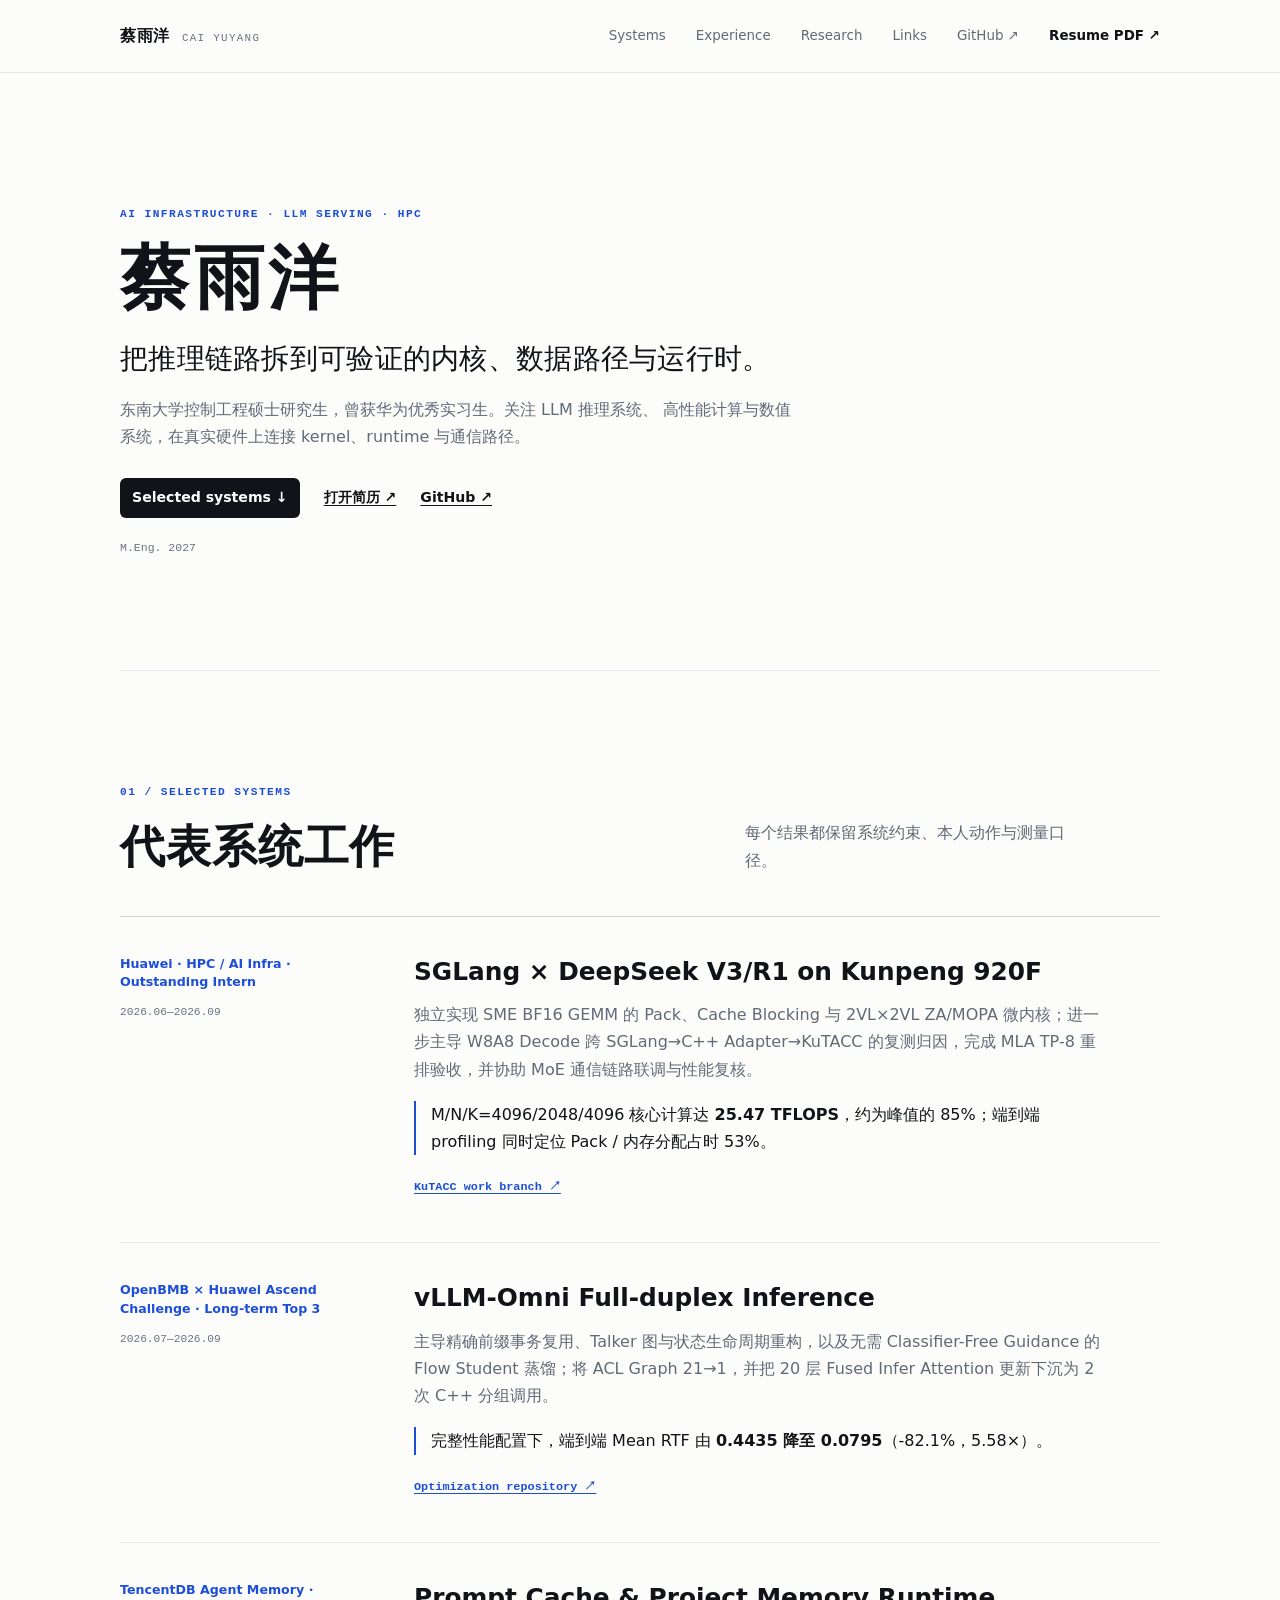
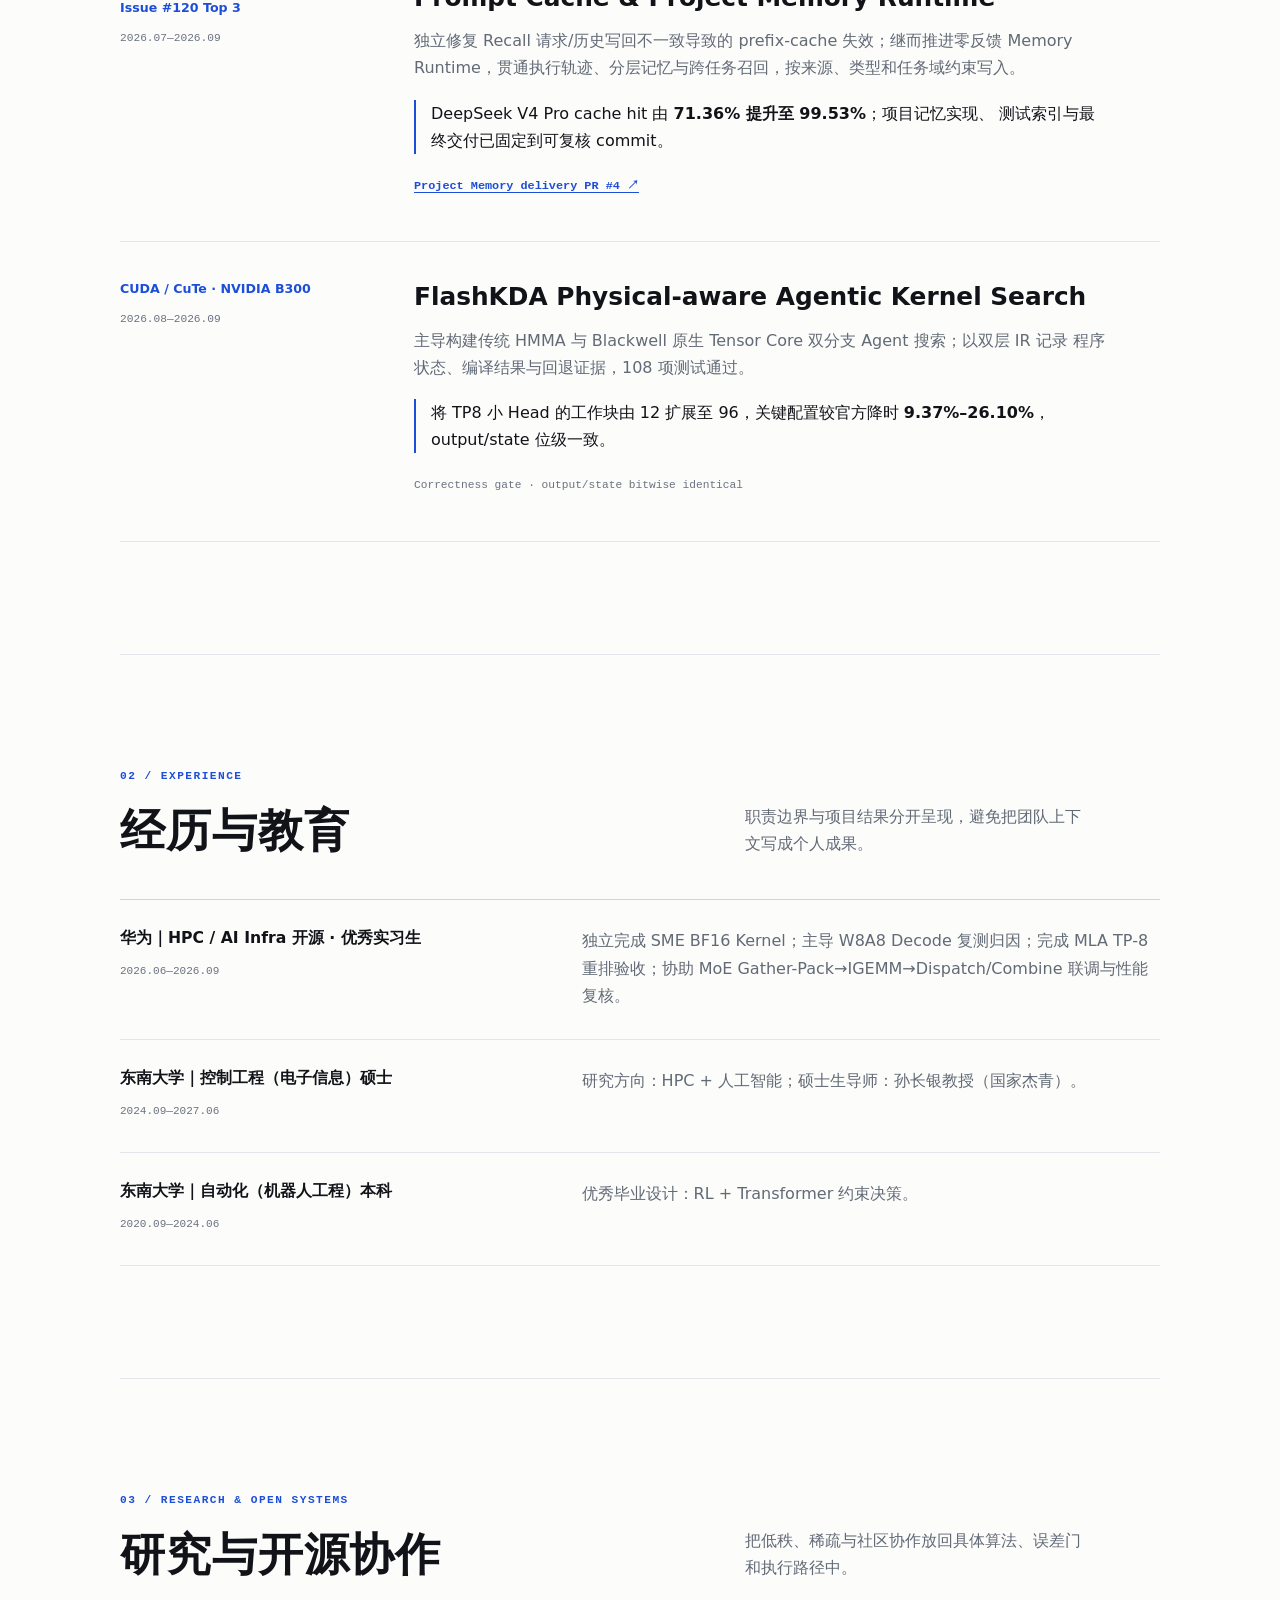
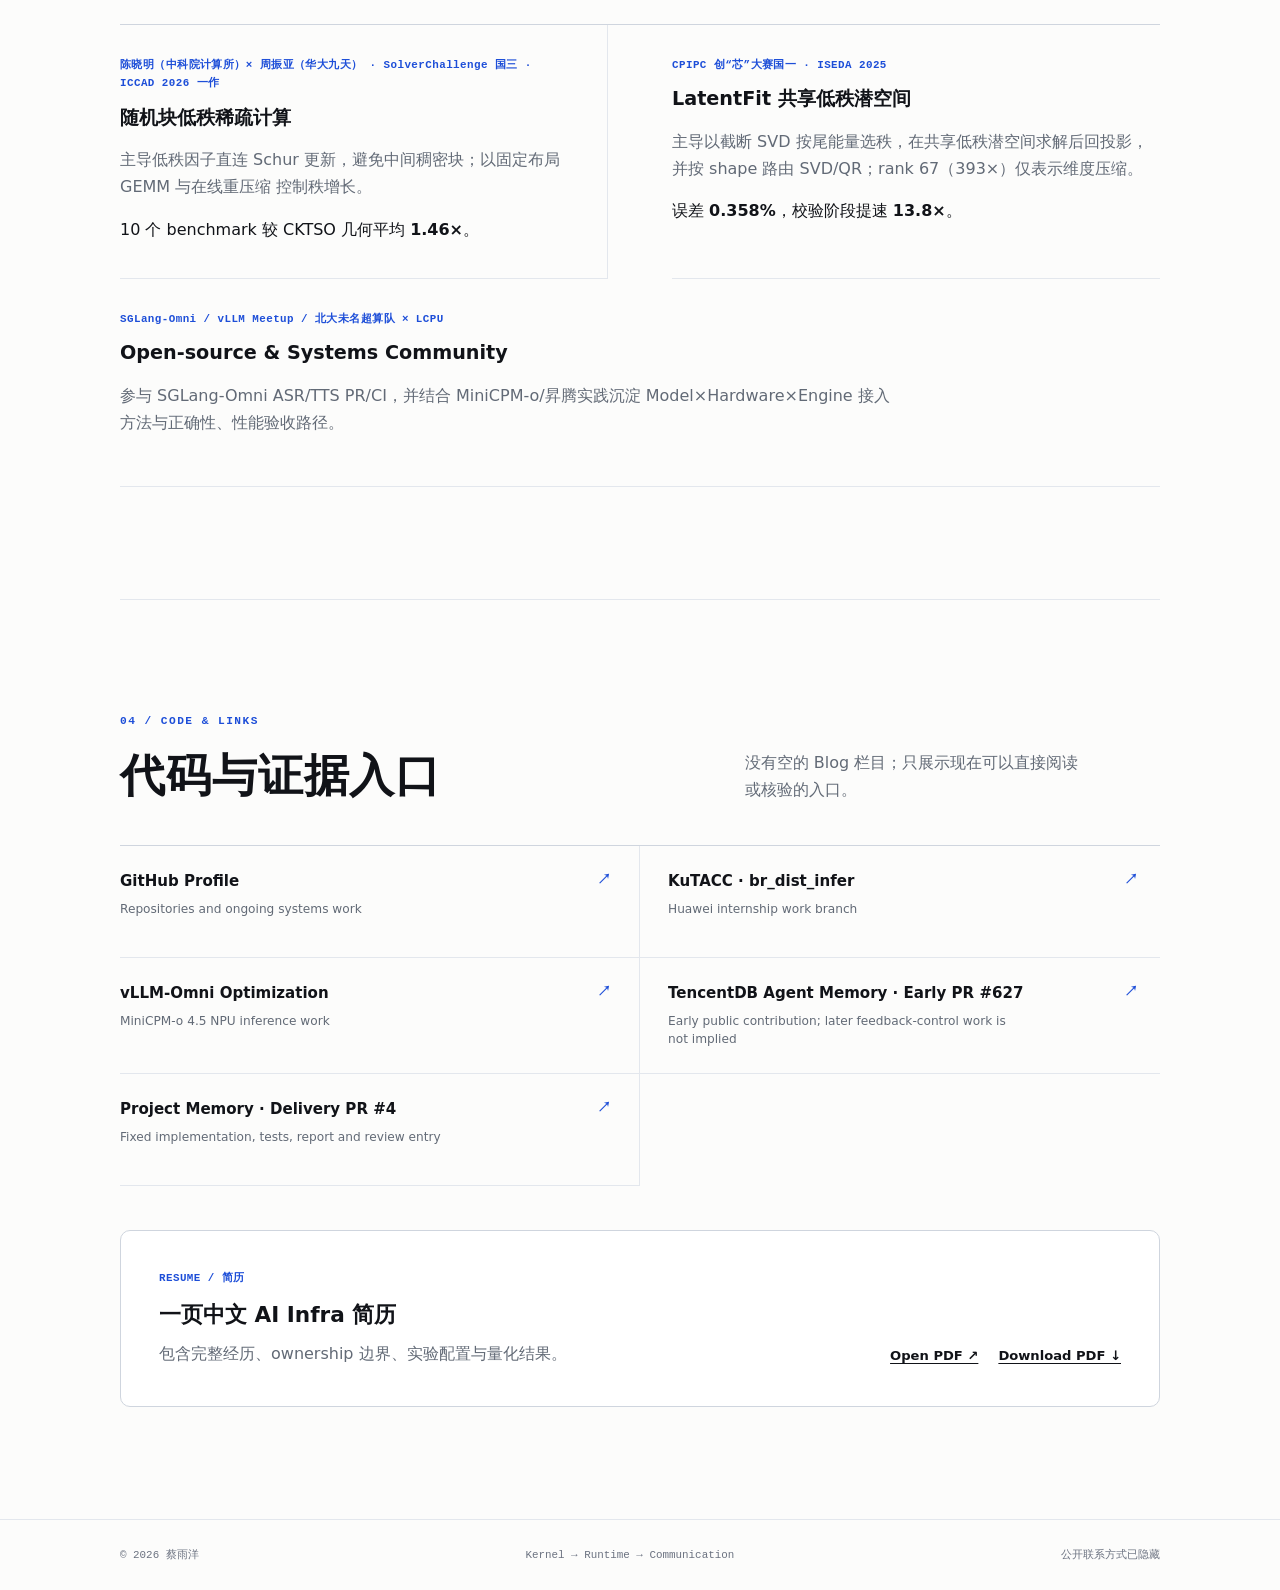
<file: index.html>
<!doctype html>
<html lang="zh-CN">
  <head>
    <meta charset="utf-8" />
    <meta name="viewport" content="width=device-width, initial-scale=1" />
    <meta
      name="description"
      content="蔡雨洋的 AI Infrastructure 个人主页：LLM 推理系统、高性能计算与可验证的系统工程。"
    />
    <meta name="theme-color" content="#fcfcfb" />
    <meta property="og:title" content="蔡雨洋｜AI Infrastructure" />
    <meta
      property="og:description"
      content="LLM inference systems, high-performance computing, and verifiable systems work."
    />
    <meta property="og:image" content="https://newmancai.github.io/assets/og.png" />
    <meta property="og:image:width" content="1200" />
    <meta property="og:image:height" content="630" />
    <meta property="og:image:alt" content="Cai Yuyang — AI Infrastructure, LLM Inference Systems, HPC" />
    <meta property="og:type" content="website" />
    <meta property="og:url" content="https://newmancai.github.io/" />
    <meta name="twitter:card" content="summary_large_image" />
    <meta name="twitter:title" content="蔡雨洋｜AI Infrastructure" />
    <meta
      name="twitter:description"
      content="LLM inference systems, high-performance computing, and verifiable systems work."
    />
    <meta name="twitter:image" content="https://newmancai.github.io/assets/og.png" />
    <title>蔡雨洋｜AI Infrastructure &amp; LLM Systems</title>
    <link rel="canonical" href="https://newmancai.github.io/" />
    <link rel="icon" href="assets/favicon.svg" type="image/svg+xml" />
    <link rel="stylesheet" href="styles.css" />
  </head>
  <body>
    <a class="skip-link" href="#content">跳到正文</a>

    <header class="site-header">
      <div class="shell nav-row">
        <a class="wordmark" href="#top" aria-label="返回首页">
          <span>蔡雨洋</span>
          <small>CAI YUYANG</small>
        </a>
        <nav class="primary-nav" aria-label="页面导航">
          <a href="#systems">Systems</a>
          <a href="#experience">Experience</a>
          <a href="#research">Research</a>
          <a href="#links">Links</a>
          <a href="https://github.com/newmancai" target="_blank" rel="noreferrer">GitHub ↗</a>
          <a class="resume-link" href="resume/caiyuyang-ai-infra-resume.pdf" target="_blank" rel="noreferrer">Resume PDF ↗</a>
        </nav>
      </div>
    </header>

    <main id="content">
      <section id="top" class="hero shell" aria-labelledby="site-title">
        <div class="hero-copy">
          <p class="kicker">AI INFRASTRUCTURE · LLM SERVING · HPC</p>
          <h1 id="site-title">蔡雨洋</h1>
          <p class="hero-statement">把推理链路拆到可验证的内核、数据路径与运行时。</p>
          <p class="hero-intro">
            东南大学控制工程硕士研究生，曾获华为优秀实习生。关注 LLM 推理系统、
            高性能计算与数值系统，在真实硬件上连接 kernel、runtime 与通信路径。
          </p>
          <div class="hero-actions" aria-label="主要链接">
            <a class="action-primary" href="#systems">Selected systems ↓</a>
            <a href="resume/caiyuyang-ai-infra-resume.pdf" target="_blank" rel="noreferrer">打开简历 ↗</a>
            <a href="https://github.com/newmancai" target="_blank" rel="noreferrer">GitHub ↗</a>
          </div>
          <p class="hero-meta">M.Eng. 2027</p>
        </div>
      </section>

      <section id="systems" class="section shell" aria-labelledby="systems-title">
        <div class="section-heading">
          <div>
            <p class="section-index">01 / SELECTED SYSTEMS</p>
            <h2 id="systems-title">代表系统工作</h2>
          </div>
          <p>每个结果都保留系统约束、本人动作与测量口径。</p>
        </div>

        <div class="system-list">
          <article class="system-row">
            <div class="system-meta">
              <p>Huawei · HPC / AI Infra · Outstanding Intern</p>
              <time datetime="2026-09">2026.06—2026.09</time>
            </div>
            <div class="system-body">
              <h3>SGLang × DeepSeek V3/R1 on Kunpeng 920F</h3>
              <p>
                独立实现 SME BF16 GEMM 的 Pack、Cache Blocking 与 2VL×2VL ZA/MOPA 微内核；进一步主导
                W8A8 Decode 跨 SGLang→C++ Adapter→KuTACC 的复测归因，完成 MLA TP-8 重排验收，并协助
                MoE 通信链路联调与性能复核。
              </p>
              <p class="evidence">
                M/N/K=4096/2048/4096 核心计算达 <strong>25.47 TFLOPS</strong>，约为峰值的 85%；端到端
                profiling 同时定位 Pack / 内存分配占时 53%。
              </p>
              <a class="proof-link" href="https://gitcode.com/kunpengcompute/kutacc/tree/br_dist_infer" target="_blank" rel="noreferrer">KuTACC work branch ↗</a>
            </div>
          </article>

          <article class="system-row">
            <div class="system-meta">
              <p>OpenBMB × Huawei Ascend Challenge · Long-term Top 3</p>
              <time datetime="2026-09">2026.07—2026.09</time>
            </div>
            <div class="system-body">
              <h3>vLLM-Omni Full-duplex Inference</h3>
              <p>
                主导精确前缀事务复用、Talker 图与状态生命周期重构，以及无需 Classifier-Free Guidance 的
                Flow Student 蒸馏；将 ACL Graph 21→1，并把 20 层 Fused Infer Attention 更新下沉为 2 次
                C++ 分组调用。
              </p>
              <p class="evidence">
                完整性能配置下，端到端 Mean RTF 由 <strong>0.4435 降至 0.0795</strong>（-82.1%，5.58×）。
              </p>
              <a class="proof-link" href="https://github.com/newmancai/vllm-omni-minicpmo45-npu" target="_blank" rel="noreferrer">Optimization repository ↗</a>
            </div>
          </article>

          <article class="system-row">
            <div class="system-meta">
              <p>TencentDB Agent Memory · Issue #120 Top 3</p>
              <time datetime="2026-09">2026.07—2026.09</time>
            </div>
            <div class="system-body">
              <h3>Prompt Cache &amp; Project Memory Runtime</h3>
              <p>
                独立修复 Recall 请求/历史写回不一致导致的 prefix-cache 失效；继而推进零反馈
                Memory Runtime，贯通执行轨迹、分层记忆与跨任务召回，按来源、类型和任务域约束写入。
              </p>
              <p class="evidence">
                DeepSeek V4 Pro cache hit 由 <strong>71.36% 提升至 99.53%</strong>；项目记忆实现、
                测试索引与最终交付已固定到可复核 commit。
              </p>
              <a class="proof-link" href="https://github.com/newmancai/TencentDB-Agent-Memory/pull/4" target="_blank" rel="noreferrer">Project Memory delivery PR #4 ↗</a>
            </div>
          </article>

          <article class="system-row">
            <div class="system-meta">
              <p>CUDA / CuTe · NVIDIA B300</p>
              <time datetime="2026-09">2026.08—2026.09</time>
            </div>
            <div class="system-body">
              <h3>FlashKDA Physical-aware Agentic Kernel Search</h3>
              <p>
                主导构建传统 HMMA 与 Blackwell 原生 Tensor Core 双分支 Agent 搜索；以双层 IR 记录
                程序状态、编译结果与回退证据，108 项测试通过。
              </p>
              <p class="evidence">
                将 TP8 小 Head 的工作块由 12 扩展至 96，关键配置较官方降时 <strong>9.37%–26.10%</strong>，
                output/state 位级一致。
              </p>
              <span class="proof-note">Correctness gate · output/state bitwise identical</span>
            </div>
          </article>
        </div>
      </section>

      <section id="experience" class="section shell" aria-labelledby="experience-title">
        <div class="section-heading">
          <div>
            <p class="section-index">02 / EXPERIENCE</p>
            <h2 id="experience-title">经历与教育</h2>
          </div>
          <p>职责边界与项目结果分开呈现，避免把团队上下文写成个人成果。</p>
        </div>

        <div class="timeline">
          <article class="timeline-row">
            <div class="timeline-meta">
              <h3>华为｜HPC / AI Infra 开源 · 优秀实习生</h3>
              <time datetime="2026-09">2026.06—2026.09</time>
            </div>
            <p>
              独立完成 SME BF16 Kernel；主导 W8A8 Decode 复测归因；完成 MLA TP-8 重排验收；协助
              MoE Gather-Pack→IGEMM→Dispatch/Combine 联调与性能复核。
            </p>
          </article>

          <article class="timeline-row">
            <div class="timeline-meta">
              <h3>东南大学｜控制工程（电子信息）硕士</h3>
              <time datetime="2024-09">2024.09—2027.06</time>
            </div>
            <p>研究方向：HPC + 人工智能；硕士生导师：孙长银教授（国家杰青）。</p>
          </article>

          <article class="timeline-row">
            <div class="timeline-meta">
              <h3>东南大学｜自动化（机器人工程）本科</h3>
              <time datetime="2020-09">2020.09—2024.06</time>
            </div>
            <p>优秀毕业设计：RL + Transformer 约束决策。</p>
          </article>
        </div>
      </section>

      <section id="research" class="section shell" aria-labelledby="research-title">
        <div class="section-heading">
          <div>
            <p class="section-index">03 / RESEARCH &amp; OPEN SYSTEMS</p>
            <h2 id="research-title">研究与开源协作</h2>
          </div>
          <p>把低秩、稀疏与社区协作放回具体算法、误差门和执行路径中。</p>
        </div>

        <div class="research-grid">
          <article class="research-item">
            <p class="research-meta">
              陈晓明（中科院计算所）× 周振亚（华大九天） · SolverChallenge 国三 · ICCAD 2026 一作
            </p>
            <h3>随机块低秩稀疏计算</h3>
            <p>
              主导低秩因子直连 Schur 更新，避免中间稠密块；以固定布局 GEMM 与在线重压缩
              控制秩增长。
            </p>
            <p class="research-result">10 个 benchmark 较 CKTSO 几何平均 <strong>1.46×</strong>。</p>
          </article>

          <article class="research-item">
            <p class="research-meta">CPIPC 创“芯”大赛国一 · ISEDA 2025</p>
            <h3>LatentFit 共享低秩潜空间</h3>
            <p>
              主导以截断 SVD 按尾能量选秩，在共享低秩潜空间求解后回投影，并按 shape 路由
              SVD/QR；rank 67（393×）仅表示维度压缩。
            </p>
            <p class="research-result">误差 <strong>0.358%</strong>，校验阶段提速 <strong>13.8×</strong>。</p>
          </article>

          <article class="research-item research-wide">
            <p class="research-meta">SGLang-Omni / vLLM Meetup / 北大未名超算队 × LCPU</p>
            <h3>Open-source &amp; Systems Community</h3>
            <p>
              参与 SGLang-Omni ASR/TTS PR/CI，并结合 MiniCPM-o/昇腾实践沉淀
              Model×Hardware×Engine 接入方法与正确性、性能验收路径。
            </p>
          </article>
        </div>
      </section>

      <section id="links" class="section shell" aria-labelledby="links-title">
        <div class="section-heading">
          <div>
            <p class="section-index">04 / CODE &amp; LINKS</p>
            <h2 id="links-title">代码与证据入口</h2>
          </div>
          <p>没有空的 Blog 栏目；只展示现在可以直接阅读或核验的入口。</p>
        </div>

        <div class="link-list" aria-label="代码与项目链接">
          <a class="link-item" href="https://github.com/newmancai" target="_blank" rel="noreferrer">
            <span><strong>GitHub Profile</strong><small>Repositories and ongoing systems work</small></span><b>↗</b>
          </a>
          <a class="link-item" href="https://gitcode.com/kunpengcompute/kutacc/tree/br_dist_infer" target="_blank" rel="noreferrer">
            <span><strong>KuTACC · br_dist_infer</strong><small>Huawei internship work branch</small></span><b>↗</b>
          </a>
          <a class="link-item" href="https://github.com/newmancai/vllm-omni-minicpmo45-npu" target="_blank" rel="noreferrer">
            <span><strong>vLLM-Omni Optimization</strong><small>MiniCPM-o 4.5 NPU inference work</small></span><b>↗</b>
          </a>
          <a class="link-item" href="https://github.com/TencentCloud/TencentDB-Agent-Memory/pull/627" target="_blank" rel="noreferrer">
            <span><strong>TencentDB Agent Memory · Early PR #627</strong><small>Early public contribution; later feedback-control work is not implied</small></span><b>↗</b>
          </a>
          <a class="link-item" href="https://github.com/newmancai/TencentDB-Agent-Memory/pull/4" target="_blank" rel="noreferrer">
            <span><strong>Project Memory · Delivery PR #4</strong><small>Fixed implementation, tests, report and review entry</small></span><b>↗</b>
          </a>
        </div>

        <aside class="resume-panel" aria-label="简历下载">
          <div>
            <p class="resume-label">RESUME / 简历</p>
            <h3>一页中文 AI Infra 简历</h3>
            <p>包含完整经历、ownership 边界、实验配置与量化结果。</p>
          </div>
          <div class="resume-actions">
            <a href="resume/caiyuyang-ai-infra-resume.pdf" target="_blank" rel="noreferrer">Open PDF ↗</a>
            <a href="resume/caiyuyang-ai-infra-resume.pdf" download>Download PDF ↓</a>
          </div>
        </aside>
      </section>
    </main>

    <footer class="site-footer">
      <div class="shell footer-row">
        <span>© 2026 蔡雨洋</span>
        <span>Kernel → Runtime → Communication</span>
        <span>公开联系方式已隐藏</span>
      </div>
    </footer>
  </body>
</html>
</file>
<file: styles.css>
:root {
  --page: #fcfcfb;
  --surface: #ffffff;
  --ink: #111318;
  --muted: #626a76;
  --faint: #6b7280;
  --line: #e3e7ed;
  --line-strong: #cfd5de;
  --accent: #1d4ed8;
  --accent-soft: #eef3ff;
  --max-width: 1040px;
  --gutter: clamp(20px, 4vw, 48px);
  --sans: Inter, "SF Pro Text", "SF Pro Display", "PingFang SC", "Noto Sans CJK SC", system-ui, -apple-system, BlinkMacSystemFont, "Segoe UI", sans-serif;
  --mono: "SFMono-Regular", "Cascadia Mono", "Roboto Mono", Consolas, monospace;
}

* {
  box-sizing: border-box;
}

html {
  scroll-behavior: smooth;
}

body {
  margin: 0;
  background: var(--page);
  color: var(--ink);
  font-family: var(--sans);
  font-size: 16px;
  line-height: 1.7;
  text-rendering: optimizeLegibility;
  -webkit-font-smoothing: antialiased;
}

a {
  color: inherit;
  text-decoration-thickness: 1px;
  text-underline-offset: 0.22em;
}

a:hover {
  color: var(--accent);
}

a:focus-visible {
  outline: 2px solid var(--accent);
  outline-offset: 4px;
}

img {
  max-width: 100%;
}

.shell {
  width: min(var(--max-width), calc(100% - (var(--gutter) * 2)));
  margin-inline: auto;
}

.skip-link {
  position: fixed;
  z-index: 20;
  top: 12px;
  left: 12px;
  padding: 8px 12px;
  background: var(--ink);
  color: white;
  transform: translateY(-180%);
}

.skip-link:focus {
  transform: translateY(0);
}

.site-header {
  position: sticky;
  z-index: 10;
  top: 0;
  background: rgba(252, 252, 251, 0.96);
  border-bottom: 1px solid var(--line);
}

.nav-row {
  min-height: 72px;
  display: flex;
  align-items: center;
  justify-content: space-between;
  gap: 28px;
}

.wordmark {
  display: inline-flex;
  align-items: baseline;
  gap: 12px;
  text-decoration: none;
}

.wordmark > span {
  font-size: 1rem;
  font-weight: 650;
  letter-spacing: 0.04em;
}

.wordmark small {
  color: var(--faint);
  font-family: var(--mono);
  font-size: 0.68rem;
  letter-spacing: 0.12em;
}

.primary-nav {
  display: flex;
  align-items: center;
  gap: clamp(16px, 2.7vw, 30px);
  font-size: 0.84rem;
}

.primary-nav a {
  color: var(--muted);
  text-decoration: none;
}

.primary-nav a:hover {
  color: var(--ink);
}

.primary-nav .resume-link {
  color: var(--ink);
  font-weight: 620;
}

.hero {
  scroll-margin-top: 72px;
  min-height: 585px;
  padding-block: clamp(86px, 11vw, 132px) clamp(74px, 9vw, 112px);
  display: grid;
  grid-template-columns: minmax(0, 1fr);
  align-items: center;
}

.kicker,
.section-index {
  margin: 0 0 18px;
  color: var(--accent);
  font-family: var(--mono);
  font-size: 0.7rem;
  font-weight: 600;
  letter-spacing: 0.13em;
}

h1,
h2,
h3,
p {
  margin-top: 0;
}

h1 {
  margin-bottom: 22px;
  font-size: clamp(3rem, 7vw, 4.4rem);
  font-weight: 680;
  line-height: 1.05;
  letter-spacing: 0.055em;
}

.hero-statement {
  max-width: 680px;
  margin-bottom: 16px;
  font-size: clamp(1.35rem, 2.5vw, 1.78rem);
  font-weight: 560;
  line-height: 1.48;
  letter-spacing: 0.01em;
}

.hero-intro {
  max-width: 66ch;
  margin-bottom: 28px;
  color: var(--muted);
}

.hero-actions {
  display: flex;
  flex-wrap: wrap;
  align-items: center;
  gap: 13px 24px;
  font-size: 0.88rem;
}

.hero-actions a {
  font-weight: 610;
}

.hero-actions .action-primary {
  padding: 8px 12px;
  background: var(--ink);
  color: white;
  text-decoration: none;
  border-radius: 6px;
}

.hero-actions .action-primary:hover {
  background: var(--accent);
}

.hero-meta {
  margin: 20px 0 0;
  color: var(--faint);
  font-family: var(--mono);
  font-size: 0.72rem;
}

.section {
  scroll-margin-top: 72px;
  padding-block: clamp(76px, 9vw, 112px);
  border-top: 1px solid var(--line);
}

.section-heading {
  display: grid;
  grid-template-columns: minmax(0, 1fr) minmax(280px, 0.72fr);
  gap: 48px;
  align-items: end;
  margin-bottom: 42px;
}

.section-heading h2 {
  margin: 0;
  font-size: clamp(2rem, 4vw, 2.8rem);
  font-weight: 650;
  line-height: 1.2;
  letter-spacing: 0.02em;
}

.section-heading > p {
  max-width: 34ch;
  margin: 0;
  color: var(--muted);
}

.system-list {
  border-top: 1px solid var(--line-strong);
}

.system-row {
  display: grid;
  grid-template-columns: 218px minmax(0, 1fr);
  gap: clamp(34px, 7vw, 76px);
  padding-block: 38px 44px;
  border-bottom: 1px solid var(--line);
}

.system-meta p {
  margin-bottom: 5px;
  color: var(--accent);
  font-size: 0.79rem;
  font-weight: 650;
  line-height: 1.45;
}

.system-meta time,
.system-meta > span {
  color: var(--faint);
  font-family: var(--mono);
  font-size: 0.7rem;
}

.system-body h3 {
  margin-bottom: 13px;
  font-size: clamp(1.24rem, 2vw, 1.55rem);
  font-weight: 650;
  line-height: 1.35;
}

.system-body > p {
  max-width: 68ch;
  margin-bottom: 14px;
  color: var(--muted);
}

.system-body .evidence {
  margin-block: 18px 16px;
  padding-left: 15px;
  border-left: 2px solid var(--accent);
  color: var(--ink);
}

.evidence strong {
  font-weight: 700;
}

.proof-link {
  color: var(--accent);
  font-family: var(--mono);
  font-size: 0.74rem;
  font-weight: 600;
}

.proof-note {
  color: var(--faint);
  font-family: var(--mono);
  font-size: 0.7rem;
}

.timeline {
  border-top: 1px solid var(--line-strong);
}

.timeline-row {
  display: grid;
  grid-template-columns: minmax(285px, 0.8fr) minmax(0, 1.2fr);
  gap: clamp(34px, 7vw, 76px);
  padding-block: 27px 30px;
  border-bottom: 1px solid var(--line);
}

.timeline-meta h3 {
  margin-bottom: 5px;
  font-size: 0.98rem;
  font-weight: 650;
  line-height: 1.45;
}

.timeline-meta time {
  color: var(--faint);
  font-family: var(--mono);
  font-size: 0.69rem;
}

.timeline-row > p {
  max-width: 64ch;
  margin: 0;
  color: var(--muted);
}

.research-grid {
  display: grid;
  grid-template-columns: repeat(2, minmax(0, 1fr));
  column-gap: clamp(34px, 6vw, 64px);
  border-top: 1px solid var(--line-strong);
}

.research-item {
  padding-block: 31px 35px;
  border-bottom: 1px solid var(--line);
}

.research-item:nth-child(odd):not(.research-wide) {
  border-right: 1px solid var(--line);
  padding-right: clamp(20px, 4vw, 42px);
}

.research-item h3 {
  margin-bottom: 12px;
  font-size: 1.2rem;
  font-weight: 650;
}

.research-item > p:not(.research-meta):not(.research-result) {
  margin-bottom: 15px;
  color: var(--muted);
}

.research-meta,
.resume-label {
  margin-bottom: 9px;
  color: var(--accent);
  font-family: var(--mono);
  font-size: 0.68rem;
  font-weight: 600;
  letter-spacing: 0.04em;
}

.research-result {
  margin: 0;
  color: var(--ink);
}

.research-result strong {
  font-weight: 700;
}

.research-wide {
  grid-column: 1 / -1;
}

.research-wide > p:not(.research-meta) {
  max-width: 76ch;
}

.link-list {
  display: grid;
  grid-template-columns: repeat(2, minmax(0, 1fr));
  border-top: 1px solid var(--line-strong);
}

.link-item {
  min-height: 112px;
  padding: 23px 22px 24px 0;
  display: flex;
  align-items: flex-start;
  justify-content: space-between;
  gap: 24px;
  border-bottom: 1px solid var(--line);
  text-decoration: none;
}

.link-item:nth-child(odd) {
  padding-right: 28px;
  border-right: 1px solid var(--line);
}

.link-item:nth-child(even) {
  padding-left: 28px;
}

.link-item strong,
.link-item small {
  display: block;
}

.link-item strong {
  margin-bottom: 5px;
  color: var(--ink);
  font-size: 0.94rem;
  font-weight: 650;
}

.link-item small {
  max-width: 44ch;
  color: var(--muted);
  font-size: 0.76rem;
  line-height: 1.55;
}

.link-item b {
  color: var(--accent);
  font-family: var(--mono);
  font-size: 0.86rem;
}

.resume-panel {
  margin-top: 44px;
  padding: clamp(26px, 4vw, 38px);
  display: flex;
  align-items: flex-end;
  justify-content: space-between;
  gap: 36px;
  background: var(--surface);
  border: 1px solid var(--line-strong);
  border-radius: 10px;
}

.resume-panel h3 {
  margin-bottom: 7px;
  font-size: 1.35rem;
  font-weight: 650;
}

.resume-panel p:last-child {
  margin: 0;
  color: var(--muted);
}

.resume-actions {
  display: flex;
  flex-wrap: wrap;
  justify-content: flex-end;
  gap: 10px 20px;
  white-space: nowrap;
  font-size: 0.82rem;
  font-weight: 650;
}

.site-footer {
  padding-block: 26px;
  border-top: 1px solid var(--line);
  color: var(--faint);
  font-family: var(--mono);
  font-size: 0.68rem;
}

.footer-row {
  display: flex;
  justify-content: space-between;
  gap: 22px;
}

@media (max-width: 760px) {
  .nav-row {
    min-height: 64px;
  }

  .wordmark small,
  .primary-nav a:not(.resume-link) {
    display: none;
  }

  .hero {
    min-height: auto;
    grid-template-columns: 1fr;
    gap: 38px;
    padding-block: 70px 76px;
  }

  .section-heading,
  .system-row,
  .timeline-row,
  .research-grid,
  .link-list {
    grid-template-columns: 1fr;
  }

  .section-heading {
    gap: 18px;
  }

  .section-heading > p {
    max-width: 48ch;
  }

  .system-row {
    gap: 17px;
  }

  .timeline-row {
    gap: 12px;
  }

  .research-item:nth-child(odd):not(.research-wide),
  .link-item:nth-child(odd) {
    padding-right: 0;
    border-right: 0;
  }

  .link-item:nth-child(even) {
    padding-left: 0;
  }

  .resume-panel {
    align-items: flex-start;
    flex-direction: column;
  }

  .resume-actions {
    justify-content: flex-start;
    white-space: normal;
  }

  .footer-row {
    flex-direction: column;
    gap: 5px;
  }
}

@media (prefers-reduced-motion: reduce) {
  html {
    scroll-behavior: auto;
  }
}
</file>
